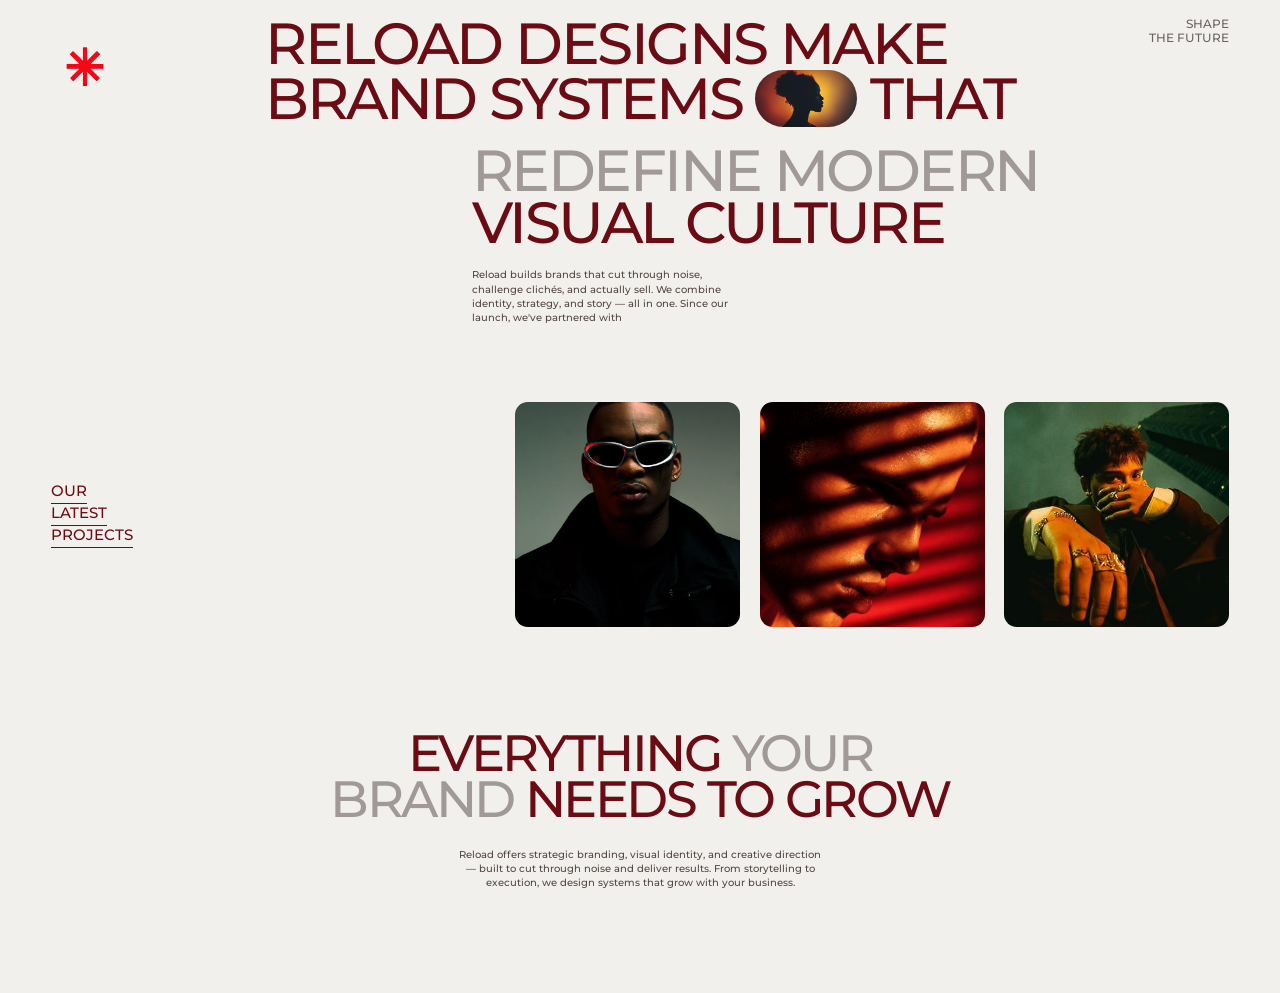
<file: assignment-2/brandDesign/index.html>
<!doctype html>
<html lang="en">
<head>
  <meta charset="UTF-8" />
  <meta name="viewport" content="width=device-width, initial-scale=1.0" />
  <title>Brand Design - Assignment Two</title>
  <link rel="stylesheet" href="style.css" />
  <link rel="preconnect" href="https://fonts.googleapis.com" />
  <link rel="preconnect" href="https://fonts.gstatic.com" crossorigin />
  <link href="https://fonts.googleapis.com/css2?family=Montserrat:ital,wght@0,100..900;1,100..900&display=swap" rel="stylesheet" />
</head>
<body>
  <!-- App Main Container -->
  <div class="app-container">
    
    <!-- Header / Navigation Bar -->
    <nav class="top-navbar">
      <!-- Left Asterisk Logo -->
      <div class="top-navbar__icon">
        <img src="./public/brand-asterisk.webp" alt="Asterisk Logo" />
      </div>
      
      <!-- Center Brand Title -->
      <div class="top-navbar__brand">
        <div class="top-navbar__brand-line--first">reload designs make</div>
        <div class="top-navbar__brand-line--second">
          brand systems
          <img src="./public/brand-inline-image.jpg" alt="women-sidepose" class="top-navbar__brand-image" />
          that
        </div>
      </div>
      
      <!-- Right Slogan -->
      <div class="top-navbar__slogan">shape<br />the future</div>
    </nav>
    
    <!-- Main Body Content -->
    <main class="main-content">
      
      <!-- Hero Typography Section -->
      <section class="hero-typography">
        <div class="hero-typography__headline">
          <div class="hero-typography__line--muted">redefine modern</div>
          <div class="hero-typography__line--primary">visual culture</div>
        </div>
        <div class="hero-typography__description">
          Reload builds brands that cut through noise,<br />
          challenge clichés, and actually sell. We combine<br />
          identity, strategy, and story — all in one. Since our<br />
          launch, we've partnered with
        </div>
      </section>
      
      <!-- Project Gallery Section -->
      <section class="project-gallery">
        <div class="project-gallery__heading">
          <span>our</span>
          <span>latest</span>
          <span>projects</span>
        </div>
        <div class="project-gallery__grid">
          <img src="./public/project-thumbnail-1.jpg" alt="Project 1" class="project-gallery__image" />
          <img src="./public/project-thumbnail-2.jpg" alt="Project 2" class="project-gallery__image" />
          <img src="./public/project-thumbnail-3.jpg" alt="Project 3" class="project-gallery__image" />
        </div>
      </section>
    </main>
    
    <!-- Footer Section -->
    <footer class="site-footer">
      <div class="site-footer__headline">
        <div class="site-footer__line--first">
          everything <span class="site-footer__text--muted">your</span>
        </div>
        <div class="site-footer__line--second">
          <span class="site-footer__text--muted">brand</span> needs to grow
        </div>
      </div>
      <div class="site-footer__description">
        Reload offers strategic branding, visual identity, and creative direction<br />
        — built to cut through noise and deliver results. From storytelling to<br />
        execution, we design systems that grow with your business.
      </div>
    </footer>
  </div>
</body>
</html>
</file>
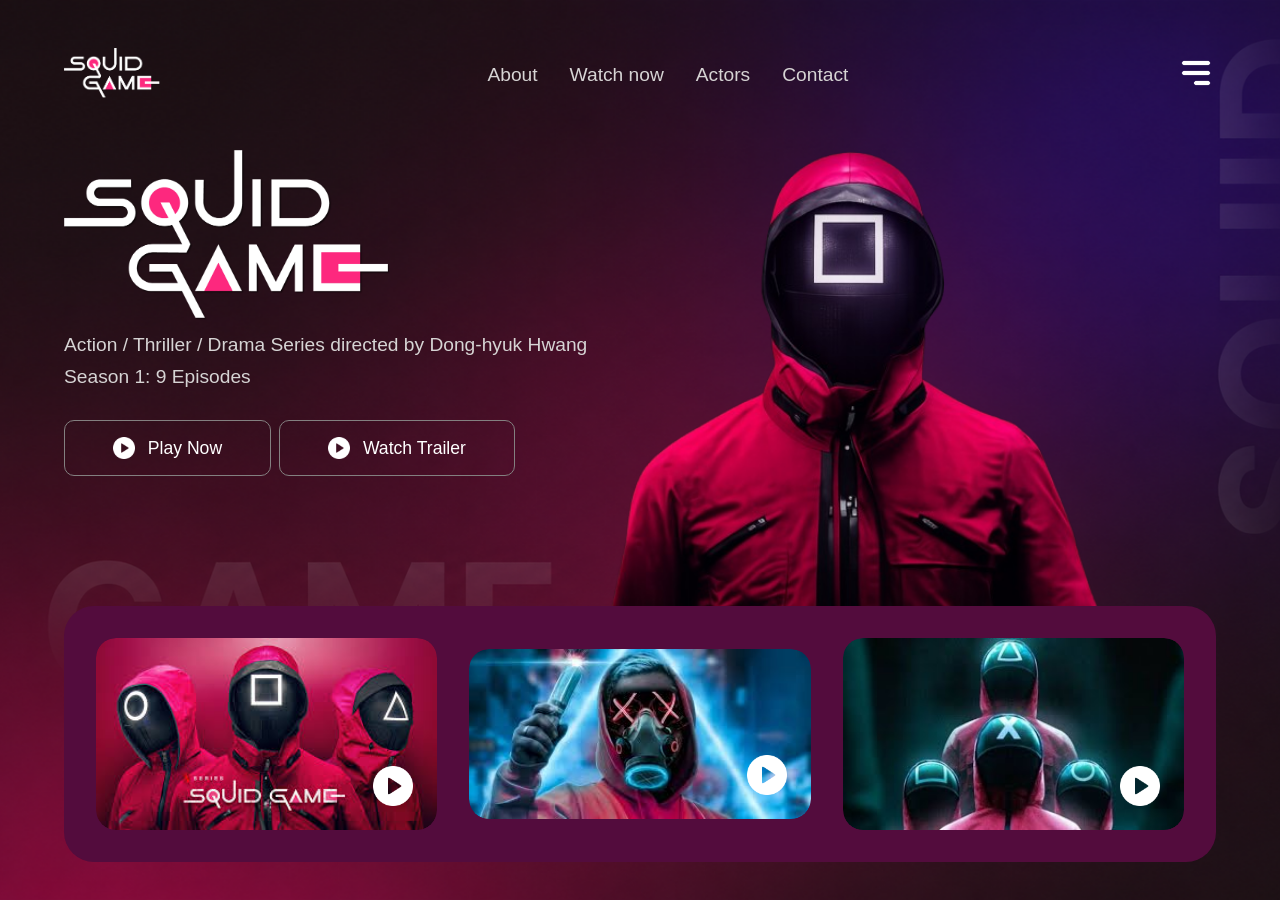
<file: assignment-3/easy/index.html>
<!DOCTYPE html>
<html lang="en">
<head>
  <meta charset="UTF-8" />
  <meta name="viewport" content="width=device-width, initial-scale=1.0" />
  <title>Squid Game - Assignment Three - Easy</title>
  <link rel="stylesheet" href="style.css" />
</head>
<body>
  <div class="app-wrapper">
    <header class="header-nav">
      <div class="header-nav__brand-mark">
        <img src="./public/brand-logo.png" alt="logo" height="50" />
      </div>
      <nav class="header-nav__navigation-list">
        <ul>
          <li>About</li>
          <li>Watch now</li>
          <li>Actors</li>
          <li>Contact</li>
        </ul>
      </nav>
      <div class="header-nav__mobile-menu-trigger">
        <img src="./public/icon-hamburger.png" height="40" alt="menu-dropdown" />
      </div>
    </header>

    <main class="hero-section">
      <section class="hero-content">
        <div class="hero-content__brand-mark">
          <img src="./public/brand-logo.png" alt="" height="170" />
        </div>
        <article class="hero-info">
          <p class="hero-info__description">
            Action / Thriller / Drama Series directed by Dong-hyuk Hwang
          </p>
          <p class="hero-info__metadata">Season 1: 9 Episodes</p>
        </article>
        <div class="hero-actions">
          <button class="hero-actions__primary">
            <img src="./public/icon-play.png" alt="play" height="22" />
            <p>Play Now</p>
          </button>
          <button class="hero-actions__secondary">
            <img src="./public/icon-play.png" alt="" height="22" />
            Watch Trailer
          </button>
        </div>
      </section>

      <aside class="hero-visual">
        <img src="./public/character-guard.png" alt="guard" height="500" />
      </aside>
    </main>

    <footer class="clips-gallery">
      <article class="clip-card">
        <img src="./public/clip-thumbnail-1.jpg" alt="img" height="180" class="clip-card__thumbnail" />
        <img src="./public/icon-play.png" alt="play" height="30" class="clip-card__play-icon" />
      </article>
      <article class="clip-card">
        <img src="./public/clip-thumbnail-2.jpg" alt="img" height="180" class="clip-card__thumbnail" />
        <img src="./public/icon-play.png" alt="play" height="30" class="clip-card__play-icon" />
      </article>
      <article class="clip-card">
        <img src="./public/clip-thumbnail-3.jpg" alt="img" height="180" class="clip-card__thumbnail" />
        <img src="./public/icon-play.png" alt="play" height="30" class="clip-card__play-icon" />
      </article>
    </footer>
  </div>
</body>
</html>
</file>
<file: assignment-2/brandDesign/style.css>
/* =========================================
   Base Resets & Globals
   ========================================= */
* {
  box-sizing: border-box;
  margin: 0;
  padding: 0;
}

body, html {
  background-color: #f2f0ec;
  font-family: "Montserrat", sans-serif;
  min-height: 100vh;
  width: 100%;
}

/* =========================================
   Layout Containers
   ========================================= */
.app-container {
  display: flex;
  flex-direction: column;
  min-height: 100vh;
  padding-bottom: 8vw;
  width: 100%;
}

/* =========================================
   Top Navigation
   ========================================= */
.top-navbar {
  align-items: flex-start;
  display: flex;
  justify-content: space-between;
  padding: 2vh 4vw;
}

.top-navbar__icon {
  flex: 1;
}

.top-navbar__icon img {
  height: 8vw;
  width: auto;
}

.top-navbar__brand {
  color: #6b0b13;
  display: flex;
  flex: 0 0 auto;
  flex-direction: column;
  font-size: 4.5vw;
  font-weight: 500;
  letter-spacing: -0.2vw;
  line-height: 0.9;
  text-transform: uppercase;
}

.top-navbar__brand-line--first {
}

.top-navbar__brand-line--second {
  align-items: center;
  display: flex;
  gap: 1vw;
}

.top-navbar__brand-image {
  border-radius: 5vw;
  height: 4.5vw;
  object-fit: cover;
  width: 8vw;
}

.top-navbar__slogan {
  color: #6a6361;
  flex: 1;
  font-size: 0.9vw;
  font-weight: 500;
  line-height: 1.2;
  text-align: right;
  text-transform: uppercase;
}

/* =========================================
   Main Content & Hero Typography
   ========================================= */
.main-content {
  display: flex;
  flex-direction: column;
  padding: 0 4vw;
}

.hero-typography {
  align-self: center;
  display: flex;
  flex-direction: column;
  margin-left: 18vw;
}

.hero-typography__headline {
  color: #6b0b13;
  display: flex;
  flex-direction: column;
  font-size: 4.5vw;
  font-weight: 500;
  letter-spacing: -0.2vw;
  line-height: 0.9;
  text-transform: uppercase;
}

.hero-typography__line--muted {
  color: #a09997;
}

.hero-typography__line--primary {
}

.hero-typography__description {
  color: #554847;
  font-size: 0.8vw;
  font-weight: 500;
  line-height: 1.4;
  margin-top: 1.5vw;
}

/* =========================================
   Project Gallery
   ========================================= */
.project-gallery {
  align-items: center;
  display: flex;
  justify-content: space-between;
  margin-top: 6vw;
  width: 100%;
}

.project-gallery__heading {
  color: #6b0b13;
  display: flex;
  flex-direction: column;
  font-size: 1.2vw;
  font-weight: 500;
  line-height: 1.2;
  text-transform: uppercase;
}

.project-gallery__heading span {
  border-bottom: 0.1vw solid #6b0b13;
  padding-bottom: 0.2vw;
  width: max-content;
}

.project-gallery__grid {
  display: flex;
  gap: 1.5vw;
}

.project-gallery__image {
  border-radius: 1vw;
  height: 25vh;
  object-fit: cover;
  width: 25vh;
}

/* =========================================
   Site Footer
   ========================================= */
.site-footer {
  align-items: center;
  display: flex;
  flex-direction: column;
  margin-top: 8vw;
}

.site-footer__headline {
  color: #6b0b13;
  display: flex;
  flex-direction: column;
  font-size: 4vw;
  font-weight: 500;
  letter-spacing: -0.2vw;
  line-height: 0.9;
  text-align: center;
  text-transform: uppercase;
}

.site-footer__line--first {
}

.site-footer__line--second {
}

.site-footer__text--muted {
  color: #a09997;
}

.site-footer__description {
  color: #554847;
  font-size: 0.8vw;
  font-weight: 500;
  line-height: 1.4;
  margin-top: 2vw;
  text-align: center;
}
</file>
<file: assignment-3/easy/style.css>
/* Base Resets */
* {
  box-sizing: border-box;
  margin: 0;
  padding: 0;
}

body, html {
  background: linear-gradient(rgb(1, 1, 36), rgb(156, 7, 7));
  color: rgb(214, 212, 212);
  font-family: sans-serif;
  font-weight: 100;
  height: 100%;
  width: 100%;
}

/* App Wrapper */
.app-wrapper {
  background-image: url("./public/bg-hero.png");
  background-size: cover;
  background-position: center;
  height: 100%;
  padding: 3rem 5%;
  width: 100%;
}

/* Header Navigation */
.header-nav {
  align-items: center;
  display: flex;
  justify-content: space-between;
}

.header-nav__navigation-list ul {
  display: flex;
  font-size: 1.2rem;
  gap: 2rem;
  justify-content: space-between;
  list-style: none;
}

.header-nav__navigation-list ul li:hover {
  border-bottom: 2px solid red;
}

/* Hero Section */
.hero-section {
  display: flex;
  justify-content: space-between;
  margin-top: 3rem;
}

.hero-info {
  font-size: 1.2rem;
}

.hero-info__description {
  margin: 10px 0;
}

.hero-actions {
  display: flex;
}

.hero-actions__primary,
.hero-actions__secondary {
  align-items: center;
  background-color: transparent;
  border: 1px solid rgb(131, 128, 128);
  border-radius: 10px;
  color: white;
  display: flex;
  font-size: 1.1rem;
  font-weight: 300;
  gap: 0.8rem;
  justify-content: center;
  margin: 2rem 0.5rem 0 0;
  padding: 1rem 3rem;
}

.hero-actions__primary:hover,
.hero-actions__secondary:hover {
  background: linear-gradient(to right, rgb(142, 3, 119), rgb(195, 128, 3));
}

.hero-visual img {
  bottom: 2rem;
  position: relative;
  right: 5rem;
}

/* Clips Gallery (Footer) */
.clips-gallery {
  align-items: center;
  background-color: #530c3d;
  border-radius: 30px;
  bottom: 3rem;
  display: flex;
  gap: 2rem;
  justify-content: space-evenly;
  padding: 2rem;
  position: relative;
  width: 100%;
}

.clip-card {
  border-radius: 20px;
  display: flex;
  flex: 1;
  overflow: hidden;
  position: relative;
}

.clip-card__thumbnail {
  border-radius: 20px;
  display: block;
  height: auto;
  object-fit: cover;
  width: 100%;
}

.clip-card__play-icon {
  bottom: 1.5rem;
  height: auto;
  position: absolute;
  right: 1.5rem;
  width: 40px;
  z-index: 2;
}
</file>
